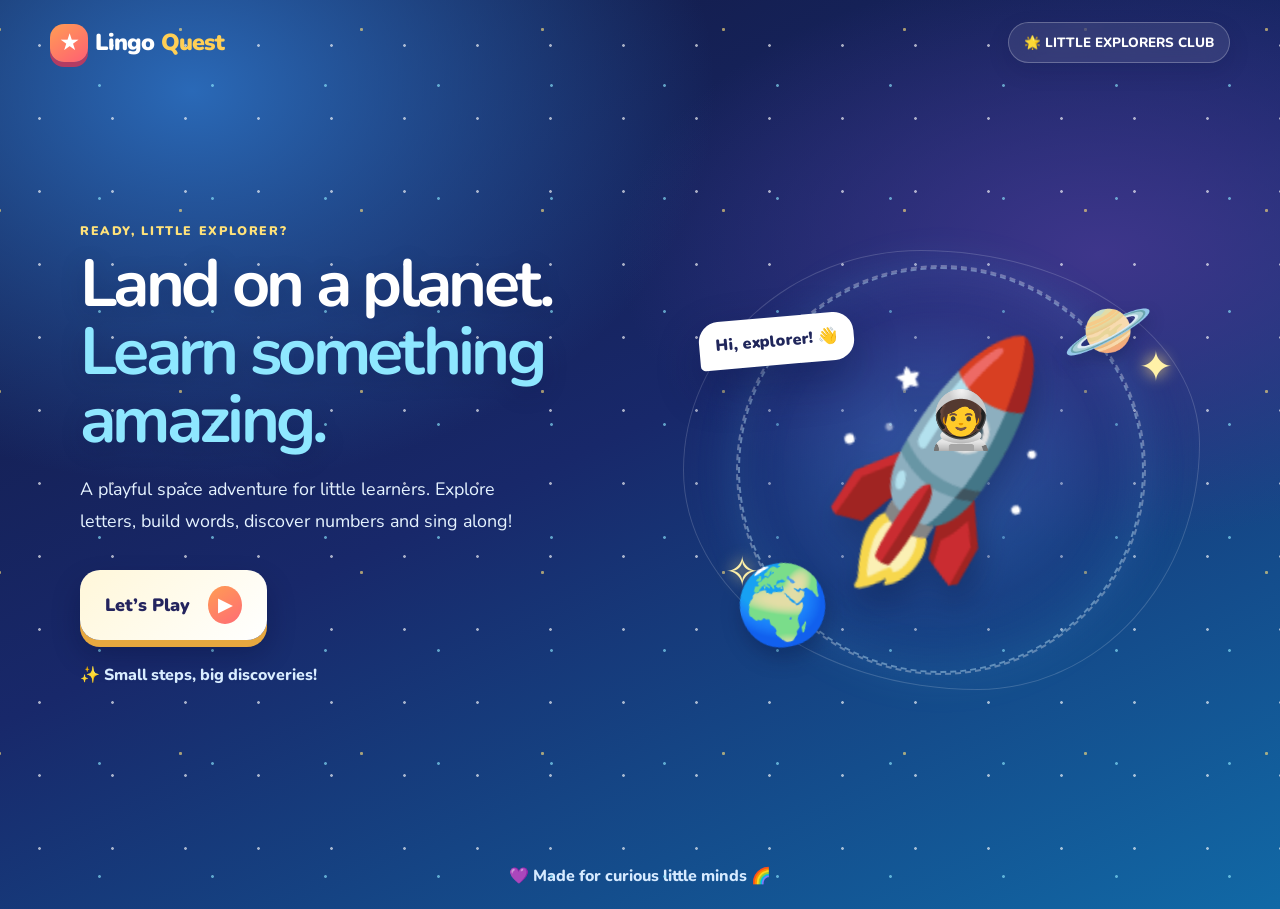
<file: index.html>
<!doctype html><html lang="en"><head><meta charset="utf-8"><meta name="viewport" content="width=device-width,initial-scale=1,viewport-fit=cover"><meta name="theme-color" content="#342078"><title>Lingo Quest — Start Your Adventure</title><link rel="stylesheet" href="style.css"></head><body class="landing-page"><div class="starfield"></div><header class="landing-top"><a class="logo" href="index.html"><span class="logo-star">★</span> Lingo<span>Quest</span></a><div class="top-pill">🌟 LITTLE EXPLORERS CLUB</div></header><main class="landing-main"><div class="landing-copy"><p class="kicker">READY, LITTLE EXPLORER?</p><h1>Land on a planet.<br><span>Learn something amazing.</span></h1><p class="landing-description">A playful space adventure for little learners. Explore letters, build words, discover numbers and sing along!</p><a class="big-play" href="world.html">Let’s Play <span>▶</span></a><p class="landing-note">✨ Small steps, big discoveries!</p></div><div class="hero-illustration"><div class="planet-ring"></div><div class="hero-planet">🪐</div><div class="hero-rocket">🚀</div><div class="hero-kid">🧑‍🚀</div><div class="hero-spark s1">✦</div><div class="hero-spark s2">✧</div><div class="hello-bubble">Hi, explorer! 👋</div></div></main><footer class="landing-footer">💜 Made for curious little minds 🌈</footer></body></html>
</file>
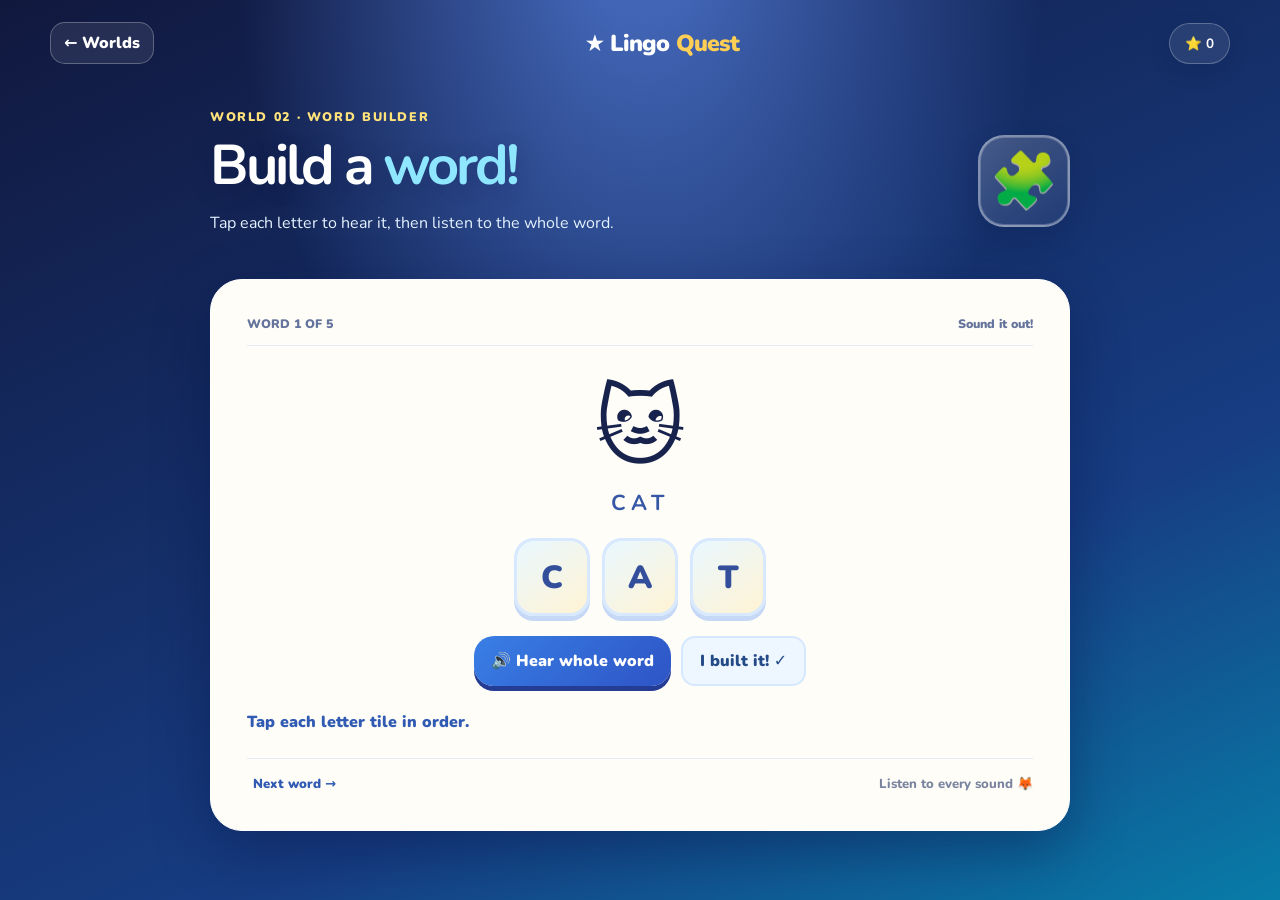
<file: builder.html>
<!doctype html><html lang="en"><head><meta charset="utf-8"><meta name="viewport" content="width=device-width,initial-scale=1,viewport-fit=cover"><meta name="theme-color" content="#101b4d"><title>Word Builder</title><link rel="stylesheet" href="style.css"></head><body class="activity-page"><header class="activity-header"><a class="back-link" href="world.html">← Worlds</a><a class="logo" href="index.html">★ Lingo<span>Quest</span></a><div class="star-counter">⭐ <strong id="starCount">0</strong></div></header><main class="activity-main"><div class="activity-title-row"><div><p class="kicker">WORLD 02 · WORD BUILDER</p><h1>Build a <span>word!</span></h1><p>Tap each letter to hear it, then listen to the whole word.</p></div><div class="big-icon">🧩</div></div><section class="learning-card"><div class="progress-line"><span id="wordProgress">WORD 1 OF 5</span><span>Sound it out!</span></div><div class="word-picture" id="wordEmoji">🐱</div><h2 class="word-target" id="wordTarget">CAT</h2><div class="letter-tiles" id="letterTiles"></div><div class="sound-actions"><button class="primary-button" id="wholeWord">🔊 Hear whole word</button><button class="secondary-button" id="blendCheck">I built it! ✓</button></div><p class="feedback" id="builderFeedback" role="status">Tap each letter tile in order.</p><div class="card-bottom"><button class="text-button" id="nextWord">Next word →</button><span>Listen to every sound 🦊</span></div></section></main><script src="app.js"></script></body></html>
</file>
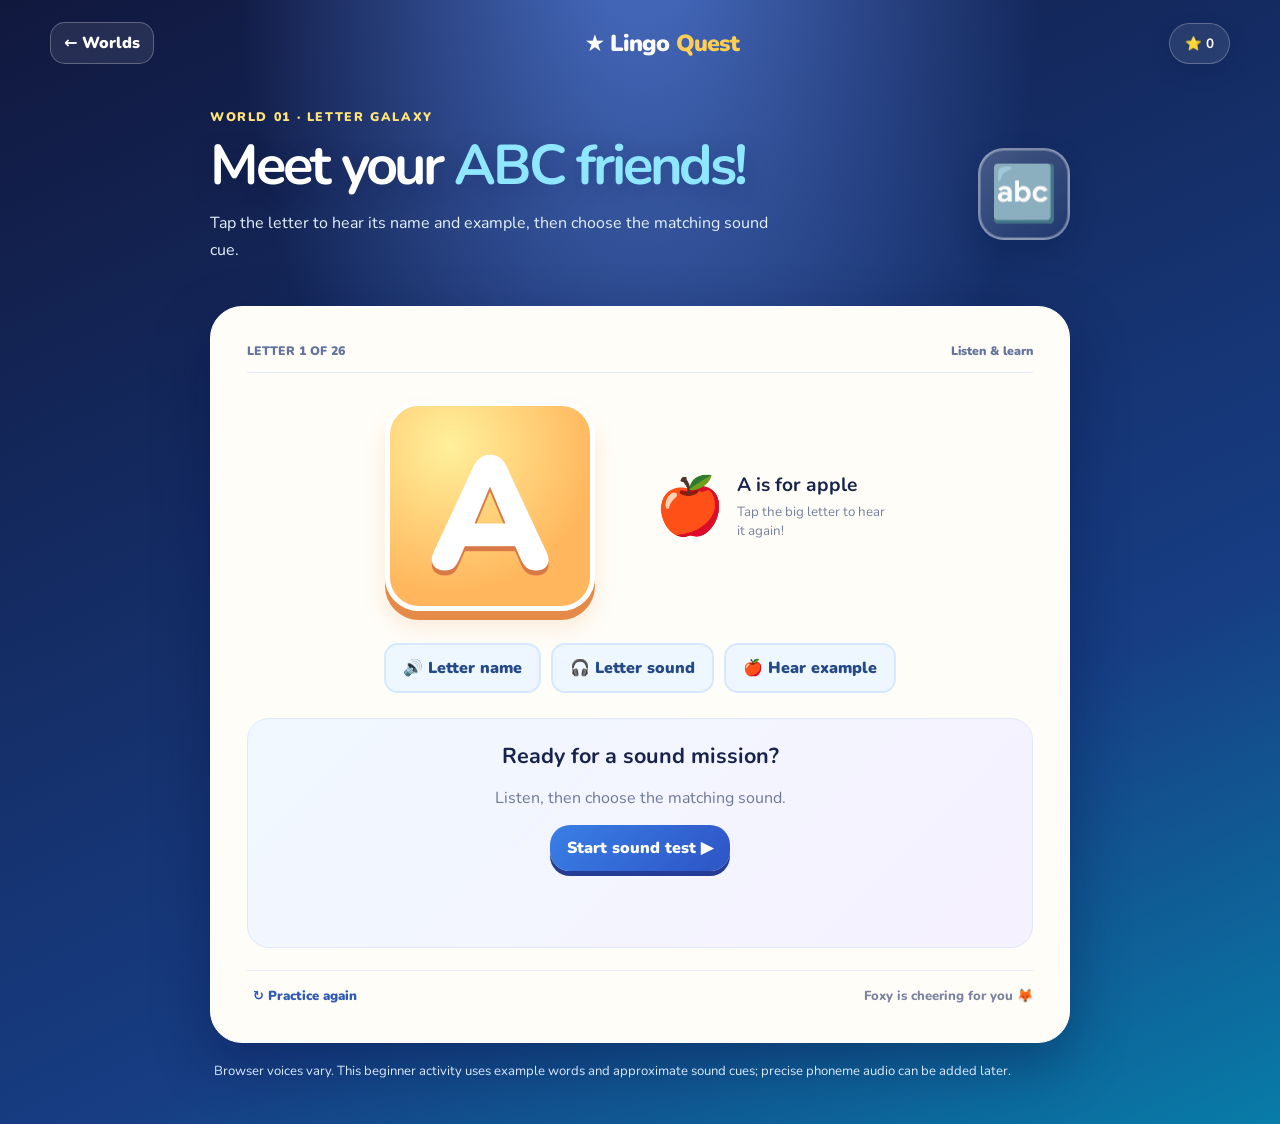
<file: letters.html>
<!doctype html><html lang="en"><head><meta charset="utf-8"><meta name="viewport" content="width=device-width,initial-scale=1,viewport-fit=cover"><meta name="theme-color" content="#101b4d"><title>World of Letters</title><link rel="stylesheet" href="style.css"></head><body class="activity-page"><header class="activity-header"><a class="back-link" href="world.html">← Worlds</a><a class="logo" href="index.html">★ Lingo<span>Quest</span></a><div class="star-counter">⭐ <strong id="starCount">0</strong></div></header><main class="activity-main"><div class="activity-title-row"><div><p class="kicker">WORLD 01 · LETTER GALAXY</p><h1>Meet your <span>ABC friends!</span></h1><p>Tap the letter to hear its name and example, then choose the matching sound cue.</p></div><div class="big-icon">🔤</div></div><section class="learning-card"><div class="progress-line"><span id="letterProgress">LETTER 1 OF 26</span><span id="letterStatus">Listen & learn</span></div><div class="letter-stage"><button class="giant-letter" id="letterButton">A</button><div class="letter-hint"><span id="letterExampleEmoji">🍎</span><div><strong id="letterExample">A is for apple</strong><small>Tap the big letter to hear it again!</small></div></div></div><div class="sound-actions"><button class="secondary-button" id="nameButton">🔊 Letter name</button><button class="secondary-button" id="soundButton">🎧 Letter sound</button><button class="secondary-button" id="exampleButton">🍎 Hear example</button></div><div class="quiz-area"><h2 id="quizTitle">Ready for a sound mission?</h2><p id="quizPrompt">Listen, then choose the matching sound.</p><button class="primary-button" id="startQuiz">Start sound test ▶</button><div class="quiz-options" id="quizOptions" hidden></div><p class="feedback" id="feedback" role="status"></p></div><div class="card-bottom"><button class="text-button" id="repeatLetter">↻ Practice again</button><span>Foxy is cheering for you 🦊</span></div></section><p class="parent-note">Browser voices vary. This beginner activity uses example words and approximate sound cues; precise phoneme audio can be added later.</p></main><script src="app.js"></script></body></html>
</file>
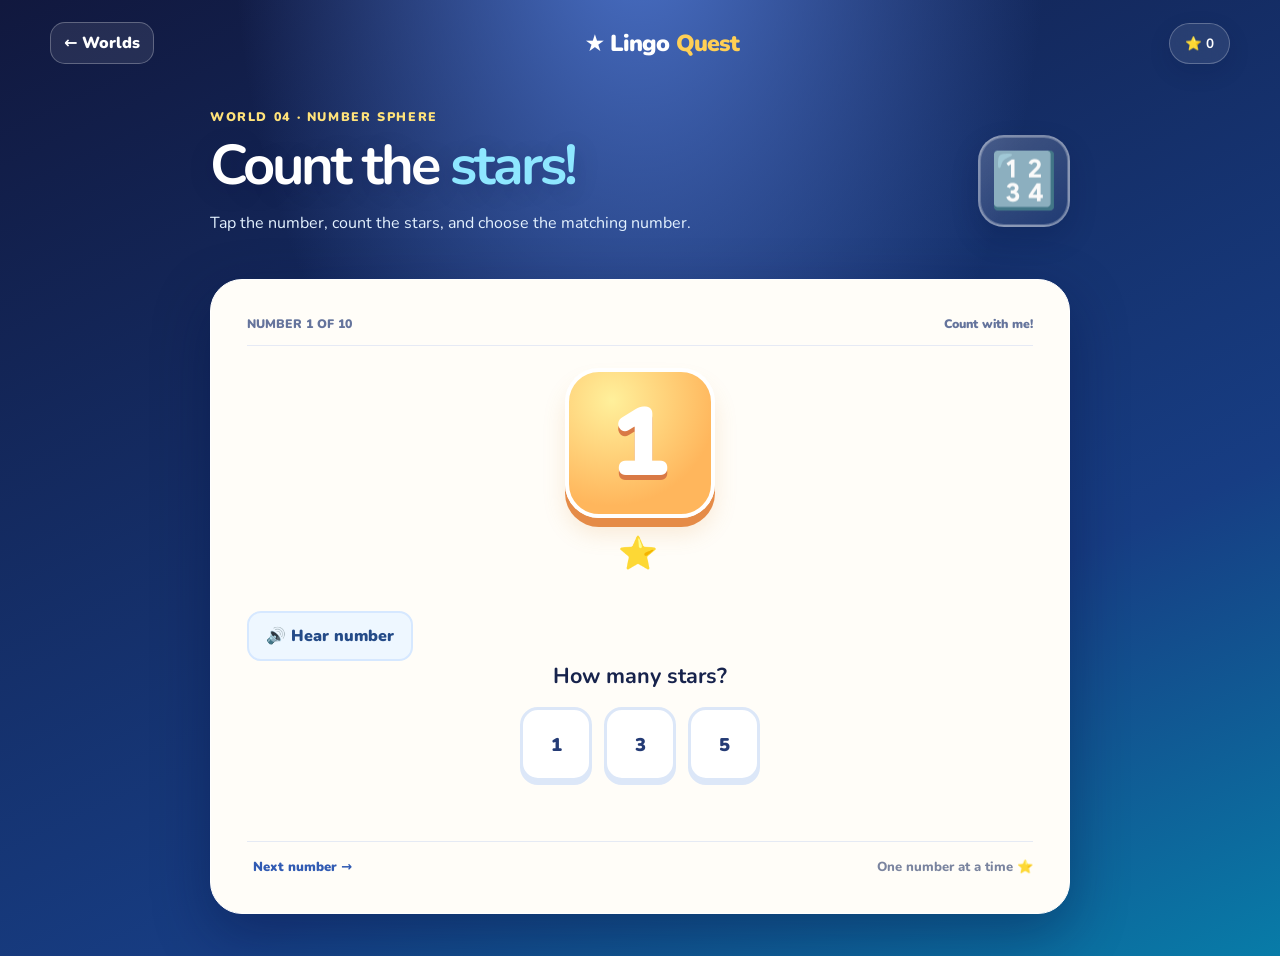
<file: numbers.html>
<!doctype html><html lang="en"><head><meta charset="utf-8"><meta name="viewport" content="width=device-width,initial-scale=1,viewport-fit=cover"><meta name="theme-color" content="#101b4d"><title>Number Sphere</title><link rel="stylesheet" href="style.css"></head><body class="activity-page"><header class="activity-header"><a class="back-link" href="world.html">← Worlds</a><a class="logo" href="index.html">★ Lingo<span>Quest</span></a><div class="star-counter">⭐ <strong id="starCount">0</strong></div></header><main class="activity-main"><div class="activity-title-row"><div><p class="kicker">WORLD 04 · NUMBER SPHERE</p><h1>Count the <span>stars!</span></h1><p>Tap the number, count the stars, and choose the matching number.</p></div><div class="big-icon">🔢</div></div><section class="learning-card"><div class="progress-line"><span id="numberProgress">NUMBER 1 OF 10</span><span>Count with me!</span></div><button class="number-display" id="numberDisplay">1</button><div class="counting-objects" id="countingObjects">⭐</div><button class="secondary-button" id="hearNumber">🔊 Hear number</button><h2 class="quiz-question">How many stars?</h2><div class="number-options" id="numberOptions"></div><p class="feedback" id="numberFeedback" role="status"></p><div class="card-bottom"><button class="text-button" id="nextNumber">Next number →</button><span>One number at a time ⭐</span></div></section></main><script src="app.js"></script></body></html>
</file>
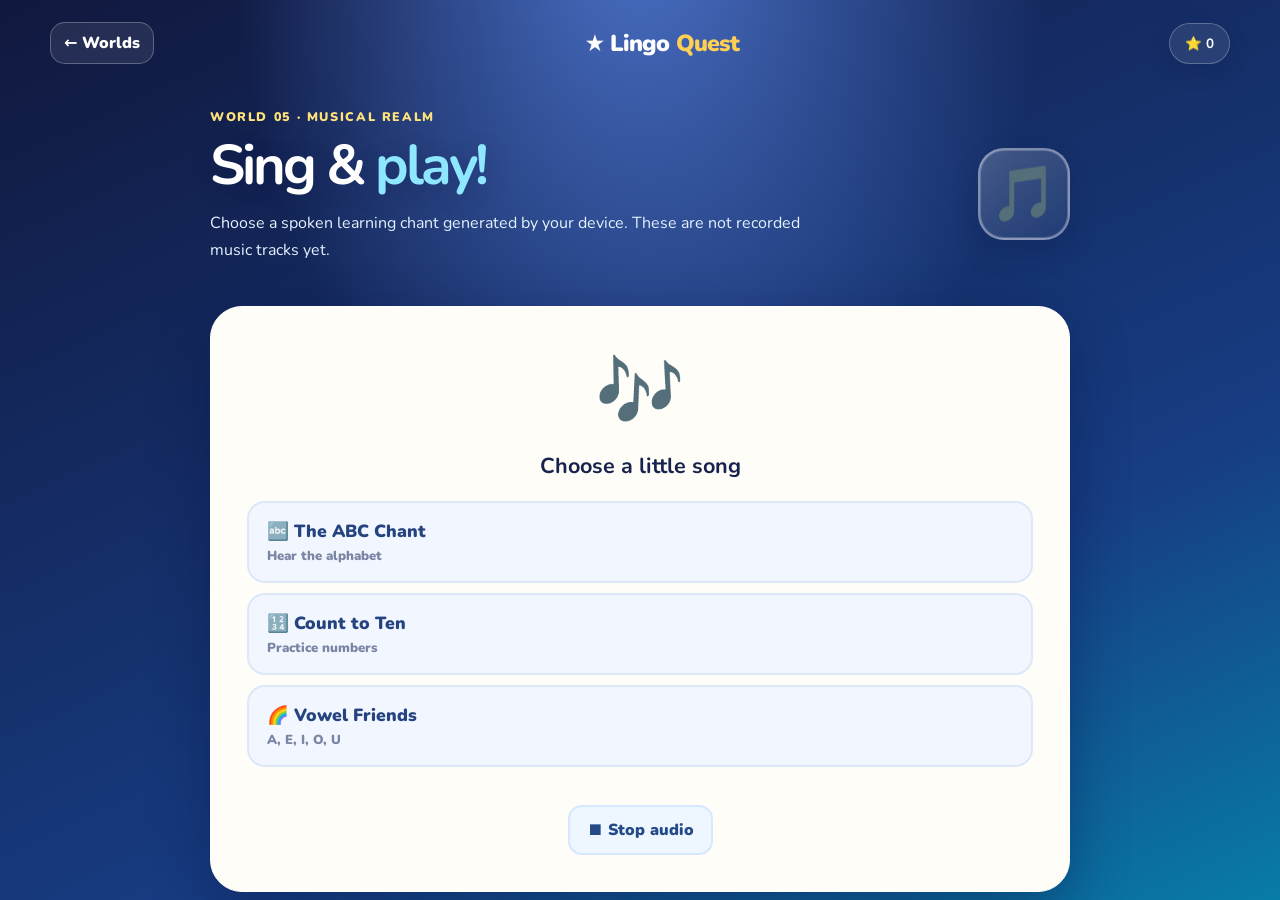
<file: songs.html>
<!doctype html><html lang="en"><head><meta charset="utf-8"><meta name="viewport" content="width=device-width,initial-scale=1,viewport-fit=cover"><meta name="theme-color" content="#101b4d"><title>Musical Realm</title><link rel="stylesheet" href="style.css"></head><body class="activity-page"><header class="activity-header"><a class="back-link" href="world.html">← Worlds</a><a class="logo" href="index.html">★ Lingo<span>Quest</span></a><div class="star-counter">⭐ <strong id="starCount">0</strong></div></header><main class="activity-main"><div class="activity-title-row"><div><p class="kicker">WORLD 05 · MUSICAL REALM</p><h1>Sing & <span>play!</span></h1><p>Choose a spoken learning chant generated by your device. These are not recorded music tracks yet.</p></div><div class="big-icon">🎵</div></div><section class="learning-card music-card"><div class="music-note">🎶</div><h2>Choose a little song</h2><button class="song-choice" data-song="abc">🔤 The ABC Chant <span>Hear the alphabet</span></button><button class="song-choice" data-song="numbers">🔢 Count to Ten <span>Practice numbers</span></button><button class="song-choice" data-song="vowels">🌈 Vowel Friends <span>A, E, I, O, U</span></button><p class="feedback" id="songFeedback" role="status"></p><button class="secondary-button" id="stopSong">⏹ Stop audio</button></section></main><script src="app.js"></script></body></html>
</file>
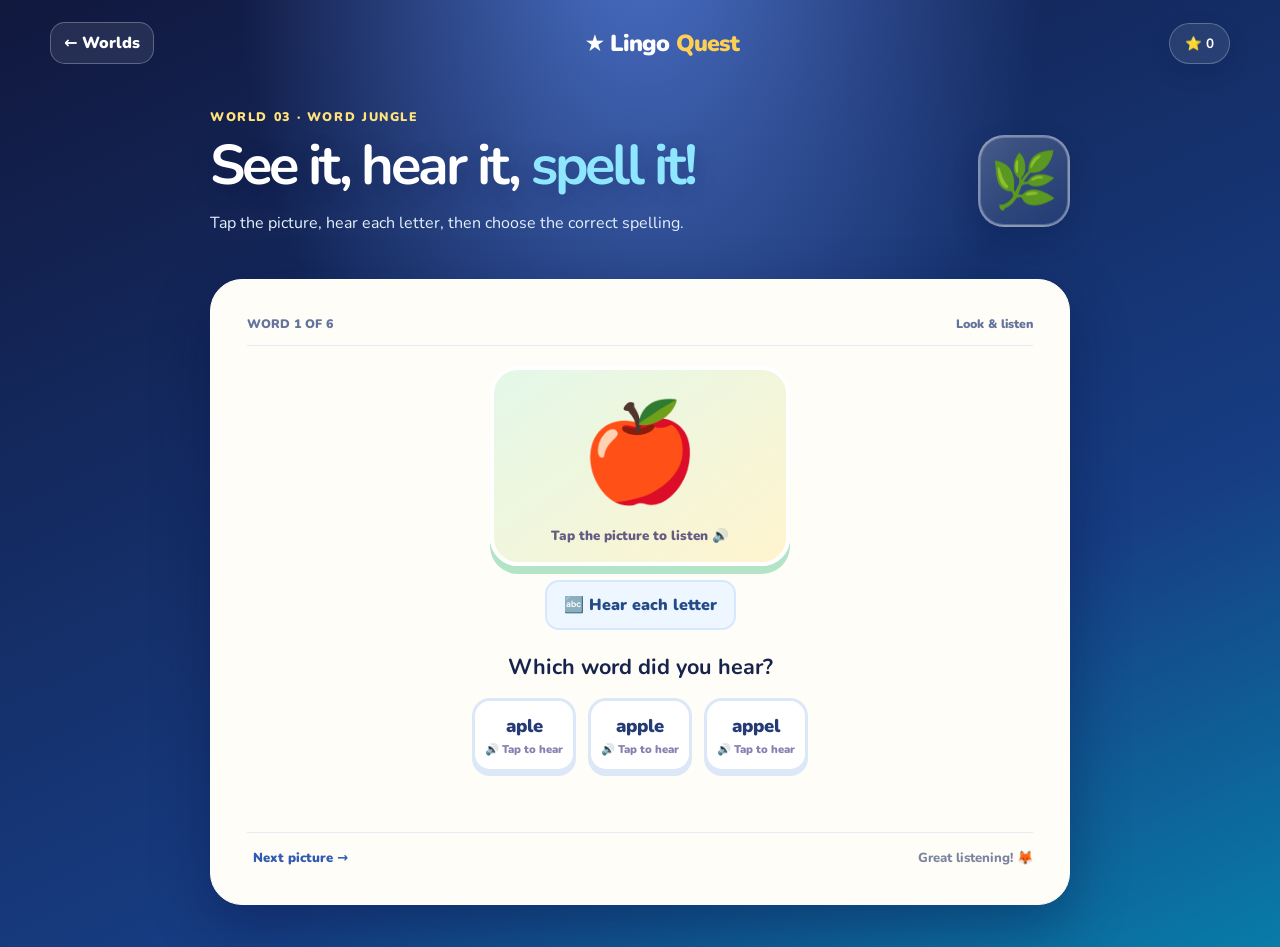
<file: vocabulary.html>
<!doctype html><html lang="en"><head><meta charset="utf-8"><meta name="viewport" content="width=device-width,initial-scale=1,viewport-fit=cover"><meta name="theme-color" content="#101b4d"><title>Word Jungle</title><link rel="stylesheet" href="style.css"></head><body class="activity-page"><header class="activity-header"><a class="back-link" href="world.html">← Worlds</a><a class="logo" href="index.html">★ Lingo<span>Quest</span></a><div class="star-counter">⭐ <strong id="starCount">0</strong></div></header><main class="activity-main"><div class="activity-title-row"><div><p class="kicker">WORLD 03 · WORD JUNGLE</p><h1>See it, hear it, <span>spell it!</span></h1><p>Tap the picture, hear each letter, then choose the correct spelling.</p></div><div class="big-icon">🌿</div></div><section class="learning-card"><div class="progress-line"><span id="vocabProgress">WORD 1 OF 6</span><span>Look & listen</span></div><button class="picture-sound" id="pictureSound"><span id="vocabEmoji">🍎</span><small>Tap the picture to listen 🔊</small></button><button class="secondary-button spelling-button" id="spellButton">🔤 Hear each letter</button><h2 class="quiz-question">Which word did you hear?</h2><div class="vocab-options" id="vocabOptions"></div><p class="feedback" id="vocabFeedback" role="status"></p><div class="card-bottom"><button class="text-button" id="nextVocab">Next picture →</button><span>Great listening! 🦊</span></div></section></main><script src="app.js"></script></body></html>
</file>
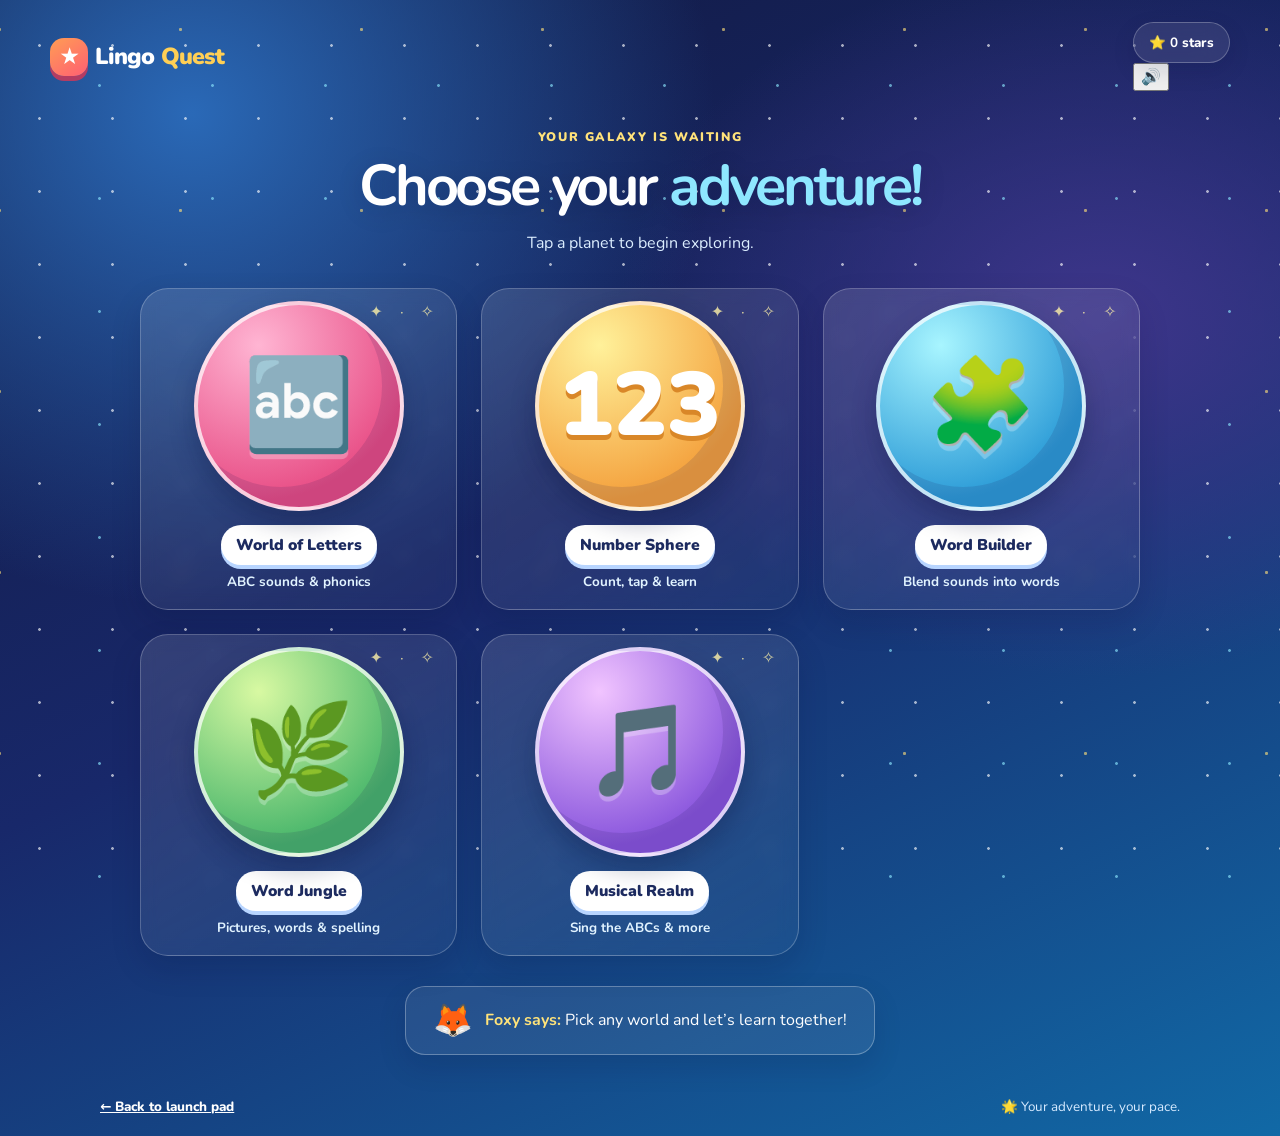
<file: world.html>
<!doctype html><html lang="en"><head><meta charset="utf-8"><meta name="viewport" content="width=device-width,initial-scale=1,viewport-fit=cover"><meta name="theme-color" content="#342078"><title>Lingo Quest — Choose Your World</title><link rel="stylesheet" href="style.css"></head><body class="world-page"><div class="world-stars"></div><header class="world-header"><a class="logo" href="index.html"><span class="logo-star">★</span> Lingo<span>Quest</span></a><div class="header-actions"><div class="star-counter">⭐ <strong id="starCount">0</strong> <span>stars</span></div><button class="round-control" id="soundToggle">🔊</button></div></header><main class="world-main"><div class="world-heading"><p class="kicker">YOUR GALAXY IS WAITING</p><h1>Choose your <span>adventure!</span></h1><p>Tap a planet to begin exploring.</p></div><section class="planet-grid"><a class="planet-card" href="letters.html"><div class="planet-art art-letters"><span class="planet-emoji">🔤</span></div><span class="planet-label">World of Letters</span><span class="planet-subtitle">ABC sounds & phonics</span></a><a class="planet-card" href="numbers.html"><div class="planet-art art-numbers"><span class="planet-emoji">123</span></div><span class="planet-label">Number Sphere</span><span class="planet-subtitle">Count, tap & learn</span></a><a class="planet-card" href="builder.html"><div class="planet-art art-words"><span class="planet-emoji">🧩</span></div><span class="planet-label">Word Builder</span><span class="planet-subtitle">Blend sounds into words</span></a><a class="planet-card" href="vocabulary.html"><div class="planet-art art-vocab"><span class="planet-emoji">🌿</span></div><span class="planet-label">Word Jungle</span><span class="planet-subtitle">Pictures, words & spelling</span></a><a class="planet-card" href="songs.html"><div class="planet-art art-music"><span class="planet-emoji">🎵</span></div><span class="planet-label">Musical Realm</span><span class="planet-subtitle">Sing the ABCs & more</span></a></section><div class="mascot-tip"><span>🦊</span><span><strong>Foxy says:</strong> Pick any world and let’s learn together!</span></div></main><footer class="site-footer"><a href="index.html">← Back to launch pad</a><span>🌟 Your adventure, your pace.</span></footer><script src="app.js"></script></body></html>
</file>
<file: style.css>
@import url('https://fonts.googleapis.com/css2?family=Nunito:wght@400;600;700;800;900&display=swap');:root{--purple:#38217b;--purple2:#5b35a8;--yellow:#ffd85e;--ink:#292044;--muted:#77718f;--shadow:0 16px 38px #170d4930}*{box-sizing:border-box}body{margin:0;font-family:Nunito,'Trebuchet MS',sans-serif;min-height:100vh}button,a{font:inherit}button{cursor:pointer}a:focus-visible,button:focus-visible{outline:4px solid #ffbd52;outline-offset:4px}.landing-page,.world-page,.activity-page{background:radial-gradient(ellipse at 50% 110%,#36b5f3 0%,#2464c8 38%,#342078 100%);color:white;overflow-x:hidden}.starfield,.world-stars{position:fixed;inset:0;pointer-events:none;opacity:.5;background-image:radial-gradient(white 1px,transparent 1.5px),radial-gradient(#ffe7a0 1px,transparent 1.5px);background-size:79px 79px,121px 121px;background-position:0 0,35px 41px}.landing-top,.world-header,.activity-header{position:relative;z-index:2;display:flex;align-items:center;justify-content:space-between;gap:14px;width:min(1160px,calc(100% - 32px));margin:auto;padding:20px 0}.logo{display:inline-flex;align-items:center;gap:7px;color:white;text-decoration:none;font-size:1.3rem;font-weight:900;letter-spacing:-.04em}.logo>span:last-child{color:#ffcf55}.logo-star{display:inline-grid;place-items:center;width:34px;height:34px;border-radius:12px;background:#ff7d45;color:white;box-shadow:0 4px 0 #d84b2b}.top-pill,.star-counter{padding:9px 14px;border:1px solid #ffffff45;border-radius:999px;background:#ffffff1b;font-weight:800;font-size:.84rem}.landing-main{position:relative;display:grid;grid-template-columns:1fr 1fr;align-items:center;gap:20px;width:min(1100px,calc(100% - 40px));min-height:calc(100vh - 140px);margin:auto}.landing-copy{position:relative;z-index:1;padding:32px 0 48px}.kicker{margin:0 0 12px;color:#ffd85e;font-size:.75rem;font-weight:900;letter-spacing:.16em}.landing-copy h1,.world-heading h1,.activity-title-row h1{margin:0 0 17px;font-size:clamp(2.3rem,5vw,4.4rem);line-height:1.02;letter-spacing:-.055em}.landing-copy h1 span,.world-heading h1 span,.activity-title-row h1 span{color:#ffd85e}.landing-description{max-width:460px;color:#f0ebff;font-size:1.1rem;line-height:1.7}.big-play,.primary-button{display:inline-flex;align-items:center;justify-content:center;gap:18px;border:0;border-radius:18px;background:white;color:#39237c;text-decoration:none;font-weight:900;box-shadow:0 7px 0 #d6b5ff;transition:.18s}.big-play{margin-top:12px;padding:16px 26px;font-size:1.12rem}.big-play span{padding:5px 9px;border-radius:50%;background:#ff8a4c;color:white}.big-play:hover,.primary-button:hover{transform:translateY(-3px)}.landing-note{margin-top:24px;color:#e4dcff;font-weight:800}.hero-illustration{position:relative;display:grid;place-items:center;min-height:460px}.planet-ring{position:absolute;width:min(410px,75vw);aspect-ratio:1;border:2px dashed #ffffff50;border-radius:50%;animation:orbit 34s linear infinite}.hero-planet{position:absolute;top:35px;right:10%;font-size:5rem}.hero-rocket{position:relative;z-index:2;font-size:clamp(9rem,20vw,15rem);filter:drop-shadow(0 20px 15px #160d4740);transform:rotate(-12deg);animation:float 3s ease-in-out infinite}.hero-kid{position:absolute;z-index:3;top:28%;left:46%;font-size:4rem}.hello-bubble{position:absolute;top:17%;left:4%;padding:13px 16px;border-radius:20px 20px 20px 4px;background:white;color:var(--purple);font-weight:900;box-shadow:var(--shadow);transform:rotate(-5deg)}.hero-spark{position:absolute;color:#ffe57d;font-size:2.6rem}.s1{top:20%;right:5%}.s2{bottom:20%;left:8%}.landing-footer{text-align:center;padding:10px 20px 22px;color:#e8e0ff;font-weight:800}@keyframes float{50%{transform:translateY(-12px) rotate(-7deg)}}@keyframes orbit{to{transform:rotate(360deg)}}.world-main,.activity-main{position:relative;z-index:1;width:min(1080px,calc(100% - 32px));margin:12px auto 36px}.world-heading{text-align:center;margin:12px 0 28px}.world-heading h1{font-size:clamp(2.2rem,5vw,3.5rem);margin-bottom:8px}.world-heading>p:last-child{color:#e8e0ff}.planet-grid{display:grid;grid-template-columns:repeat(3,minmax(0,1fr));gap:23px 28px;max-width:900px;margin:auto}.planet-card{display:flex;flex-direction:column;align-items:center;color:white;text-decoration:none;text-align:center;transition:transform .2s}.planet-card:hover{transform:translateY(-7px) scale(1.02)}.planet-art{display:grid;place-items:center;position:relative;width:min(210px,100%);aspect-ratio:1;border:4px solid #ffffff8c;border-radius:50%;box-shadow:inset -18px -20px 0 #1c115020,0 15px 28px #130a4038;overflow:hidden}.art-letters{background:radial-gradient(circle at 30% 24%,#ffb7a6,#ed596f 70%)}.art-numbers{background:radial-gradient(circle at 30% 20%,#ffe98b,#f5a73d 72%)}.art-words{background:radial-gradient(circle at 30% 20%,#b6f4db,#2eae9c 72%)}.art-vocab{background:radial-gradient(circle at 30% 20%,#c8f5a7,#4eae63 72%)}.art-music{background:radial-gradient(circle at 30% 20%,#e4b7ff,#8a52d7 72%)}.planet-emoji{font-size:clamp(3.5rem,8vw,6.4rem);font-weight:900;text-shadow:0 5px 0 #ffffff45}.art-numbers .planet-emoji{color:white;text-shadow:0 5px 0 #d98728}.planet-label{margin-top:12px;padding:8px 17px;border-radius:999px;background:white;color:#32205f;font-weight:900;box-shadow:0 4px 0 #d4c7ff}.planet-subtitle{margin-top:7px;color:#e9e2ff;font-size:.82rem;font-weight:700}.mascot-tip{display:flex;align-items:center;justify-content:center;gap:12px;max-width:470px;margin:30px auto 0;padding:12px 18px;border:1px solid #ffffff4a;border-radius:20px;background:#ffffff18}.mascot-tip>span:first-child{font-size:2rem}.mascot-tip strong{color:#ffdf69}.site-footer{position:relative;display:flex;justify-content:space-between;width:min(1080px,calc(100% - 32px));margin:30px auto 20px;color:#e4dcff;font-size:.84rem}.site-footer a{color:white;font-weight:800}.activity-page{background:radial-gradient(ellipse at 50% 0%,#4a2d92,#29216c 45%,#176ebd)}.activity-main{max-width:820px;margin-top:18px}.back-link{color:white;text-decoration:none;font-weight:900;padding:9px 13px;border:1px solid #ffffff44;border-radius:13px;background:#ffffff14}.activity-title-row{display:flex;align-items:center;justify-content:space-between;gap:20px;margin:16px 0 22px}.activity-title-row h1{font-size:clamp(2rem,4.6vw,3.4rem);margin-bottom:9px}.activity-title-row p:not(.kicker){max-width:590px;color:#eee8ff;line-height:1.6}.big-icon{display:grid;place-items:center;flex:0 0 92px;width:92px;height:92px;border:2px solid #ffffff66;border-radius:28px;background:#ffffff1c;font-size:3.4rem}.learning-card{padding:clamp(18px,4vw,34px);border:3px solid #ffffffb8;border-radius:30px;background:white;color:var(--ink);box-shadow:var(--shadow)}.progress-line{display:flex;justify-content:space-between;gap:12px;padding-bottom:13px;border-bottom:1px solid #eee8ff;color:#756b9d;font-size:.77rem;font-weight:900}.letter-stage{display:flex;align-items:center;justify-content:center;gap:clamp(20px,5vw,60px);padding:28px 10px 20px}.giant-letter{width:clamp(140px,30vw,210px);height:clamp(140px,30vw,210px);border:5px solid white;border-radius:34px;background:linear-gradient(145deg,#ffdd70,#ff985d);color:white;font-size:clamp(6rem,17vw,10rem);font-weight:900;text-shadow:0 7px 0 #d97945;box-shadow:0 10px 0 #df8050}.letter-hint{display:flex;align-items:center;gap:12px;max-width:240px}.letter-hint>span{font-size:3.5rem}.letter-hint strong,.letter-hint small{display:block}.letter-hint strong{font-size:1.2rem}.letter-hint small{margin-top:5px;color:var(--muted);line-height:1.4}.sound-actions{display:flex;justify-content:center;flex-wrap:wrap;gap:10px;margin:12px 0 25px}.secondary-button,.primary-button{padding:12px 17px;border-radius:14px;font-weight:900}.secondary-button{border:2px solid #e9e3ff;background:#f5f2ff;color:#4a368c}.primary-button{background:#5b35a8;color:white;box-shadow:0 5px 0 #38217b}.quiz-area{padding:22px 18px;border-radius:22px;background:#f8f6ff;text-align:center}.quiz-area h2,.learning-card h2{margin:0 0 7px;font-size:1.35rem}.quiz-area p{color:var(--muted)}.quiz-options,.vocab-options,.number-options{display:flex;justify-content:center;flex-wrap:wrap;gap:12px;margin-top:16px}.sound-option,.vocab-option,.number-option{min-width:88px;min-height:74px;padding:10px;border:3px solid #e6e0ff;border-radius:18px;background:white;color:#3c2a7d;font-size:1.15rem;font-weight:900;box-shadow:0 4px 0 #e7e0ff}.sound-option.correct,.vocab-option.correct,.number-option.correct{border-color:#57c79c;background:#e1faed}.sound-option.wrong,.vocab-option.wrong,.number-option.wrong{border-color:#ff9a84;background:#fff0eb}.feedback{min-height:25px;margin:13px 0 0;color:#5b35a8;font-weight:900}.card-bottom{display:flex;justify-content:space-between;align-items:center;gap:12px;margin-top:22px;padding-top:15px;border-top:1px solid #eee8ff;color:#817a9c;font-size:.82rem;font-weight:800}.text-button{border:0;background:transparent;color:#5b35a8;font-weight:900}.parent-note{color:#e6ddff;font-size:.82rem;line-height:1.6;margin:18px 4px}.word-picture{text-align:center;font-size:5.5rem;margin:22px 0 0}.word-target{text-align:center;font-size:2rem;letter-spacing:.25em;color:#5b35a8}.letter-tiles{display:flex;justify-content:center;flex-wrap:wrap;gap:12px;margin:20px 0}.letter-tile{width:76px;height:78px;border:3px solid #e7e0ff;border-radius:20px;background:#fff3c6;color:#6846a7;font-size:2rem;font-weight:900;box-shadow:0 5px 0 #ebd58a}.letter-tile.heard{background:#e1faed;border-color:#6ed2a5}.picture-sound{display:flex;flex-direction:column;align-items:center;justify-content:center;gap:8px;width:min(300px,100%);min-height:200px;margin:20px auto 14px;border:4px solid white;border-radius:28px;background:linear-gradient(145deg,#dff8e9,#fff4c7);box-shadow:0 8px 0 #b4e4c8;color:var(--ink)}.picture-sound span{font-size:6rem}.picture-sound small{font-weight:900;color:#665c83}.spelling-button{display:block;margin:0 auto 22px}.quiz-question{text-align:center}.vocab-option{display:flex;flex-direction:column;align-items:center;justify-content:center;gap:4px}.vocab-option small{color:#8a7fb0;font-size:.7rem}.number-display{display:block;width:150px;height:150px;margin:22px auto 12px;border:4px solid white;border-radius:38px;background:linear-gradient(145deg,#ffe784,#ff9a57);color:white;font-size:6rem;font-weight:900;text-shadow:0 5px 0 #df8244;box-shadow:0 8px 0 #d9824b}.counting-objects{text-align:center;min-height:65px;margin:14px auto;font-size:2rem;letter-spacing:4px;overflow-wrap:anywhere}.number-option{min-width:72px}.music-card{text-align:center}.music-note{font-size:4.5rem}.music-card h2{margin:10px 0 20px}.song-choice{display:flex;flex-direction:column;gap:4px;width:100%;margin:10px 0;padding:16px 18px;border:2px solid #e9e3ff;border-radius:18px;background:#f8f6ff;color:#3f2c80;text-align:left;font-weight:900;font-size:1.1rem}.song-choice span{color:#8a80a9;font-size:.82rem}.@media(max-width:700px){.landing-top,.world-header,.activity-header{width:calc(100% - 24px);padding:14px 0}.top-pill{display:none}.landing-main{grid-template-columns:1fr;width:calc(100% - 32px);min-height:auto;padding-top:15px}.landing-copy{padding:24px 0 0;text-align:center}.landing-copy h1{font-size:2.7rem}.landing-description{margin:auto;font-size:1rem}.hero-illustration{min-height:300px}.hero-rocket{font-size:10rem}.hero-kid{top:23%;left:45%;font-size:3rem}.hero-planet{top:0;right:6%;font-size:4rem}.planet-ring{width:270px}.hello-bubble{top:11%;left:2%;font-size:.85rem}.planet-grid{grid-template-columns:repeat(2,minmax(0,1fr));gap:22px 12px}.planet-art{width:min(160px,100%)}.planet-label{padding:7px 11px;font-size:.85rem}.planet-subtitle{font-size:.72rem}.site-footer{flex-direction:column;align-items:center;gap:10px}.activity-main{margin-top:8px}.activity-title-row{align-items:flex-start}.big-icon{flex-basis:64px;width:64px;height:64px;border-radius:20px;font-size:2.4rem}.activity-title-row h1{font-size:2.25rem}.activity-title-row p:not(.kicker){font-size:.9rem}.logo{font-size:1.08rem}.logo-star{width:29px;height:29px}.letter-stage{flex-direction:column;gap:24px}.giant-letter{width:150px;height:150px;font-size:7rem}.sound-actions>*{flex:1 1 42%;font-size:.82rem;padding:11px 8px}.card-bottom{align-items:flex-start;font-size:.74rem}.word-target{font-size:1.6rem}.letter-tile{width:65px;height:68px}.picture-sound{min-height:170px}.picture-sound span{font-size:5rem}.progress-line{font-size:.67rem}}@media(prefers-reduced-motion:reduce){*,*::before,*::after{animation:none!important;scroll-behavior:auto!important;transition:none!important}}

/* Lingo Quest visual refresh — space-explorer style inspired by the supplied references */
:root{--space:#10183f;--space2:#172b70;--sky:#22a8ee;--cyan:#65dcff;--gold:#ffcf55;--coral:#ff7e72;--leaf:#50c878;--paper:#fffdf8;--ink:#17234c;--muted:#6e7898;--shadow:0 18px 45px #07113855}
html{scroll-behavior:smooth}body{font-family:ui-rounded,"Nunito","Trebuchet MS",system-ui,sans-serif;min-height:100svh}button,a{-webkit-tap-highlight-color:transparent}button{touch-action:manipulation}a:focus-visible,button:focus-visible{outline:4px solid #ffca4c;outline-offset:4px}
.landing-page,.world-page,.activity-page{background:radial-gradient(ellipse at 15% 10%,#2a69b7 0,transparent 34%),radial-gradient(ellipse at 86% 28%,#3e368b 0,transparent 31%),linear-gradient(155deg,#11183e 0%,#18286a 48%,#1169a6 100%);color:#fff;overflow-x:hidden}
.starfield,.world-stars{opacity:.62;background-image:radial-gradient(#fff 1px,transparent 1.7px),radial-gradient(#8de9ff 1px,transparent 1.8px),radial-gradient(#ffe17b 1.2px,transparent 2px);background-size:73px 73px,113px 113px,181px 181px;background-position:3px 9px,43px 29px,90px 120px}
.landing-top,.world-header,.activity-header{width:min(1180px,calc(100% - 36px));padding:22px 0}.logo{font-size:clamp(1.1rem,2vw,1.45rem);letter-spacing:-.045em}.logo-star{width:38px;height:38px;border-radius:14px;background:linear-gradient(145deg,#ff9d54,#ff5f73);box-shadow:0 5px 0 #b33c63}.logo>span:last-child{color:var(--gold)}.top-pill,.star-counter{background:#ffffff16;border:1px solid #ffffff40;backdrop-filter:blur(12px);padding:10px 15px;box-shadow:0 8px 22px #08113a20}
.landing-main{width:min(1120px,calc(100% - 40px));min-height:calc(100svh - 130px);grid-template-columns:1.02fr .98fr;gap:clamp(20px,5vw,70px)}.landing-copy{padding:30px 0 46px}.kicker{color:#ffe27a;letter-spacing:.13em;font-size:.78rem}.landing-copy h1,.world-heading h1,.activity-title-row h1{letter-spacing:-.055em;text-shadow:0 5px 24px #07133d35}.landing-copy h1{font-size:clamp(2.6rem,5.2vw,4.7rem);line-height:1.02}.landing-copy h1 span,.world-heading h1 span,.activity-title-row h1 span{color:#8ee7ff}.landing-description{font-size:clamp(1rem,1.4vw,1.15rem);line-height:1.8;color:#e5f3ff;max-width:470px}.big-play,.primary-button{border:0;background:linear-gradient(135deg,#fff7d9,#fff);color:#24245e;box-shadow:0 7px 0 #e7a83f,0 14px 28px #050c2c4a;border-radius:20px;font-weight:1000}.big-play{padding:16px 25px;margin-top:15px;font-size:1.12rem}.big-play span{background:linear-gradient(145deg,#ff9d53,#ff6b75);padding:7px 10px}.landing-note{color:#d9edff}.hero-illustration{min-height:440px;border:1px solid #ffffff2b;border-radius:46% 54% 43% 57%/50% 44% 56% 50%;background:radial-gradient(ellipse at 48% 48%,#4778ce88 0, #263c8c45 45%,transparent 70%);isolation:isolate}.hero-illustration:before{content:"";position:absolute;width:78%;aspect-ratio:1;border-radius:50%;border:2px dashed #c4edff70;box-shadow:0 0 45px #62d8ff20,inset 0 0 50px #65d8ff18;animation:orbit 42s linear infinite}.hero-illustration:after{content:"🌍";position:absolute;bottom:7%;left:10%;font-size:clamp(3rem,6vw,5rem);filter:drop-shadow(0 10px 10px #07113a50);transform:rotate(-12deg)}.hero-planet{top:7%;right:9%;font-size:4.5rem;filter:drop-shadow(0 8px 8px #07113a50)}.hero-rocket{font-size:clamp(8rem,17vw,13rem);filter:drop-shadow(0 18px 15px #07113a55)}.hero-kid{top:30%;left:47%;font-size:3.5rem}.hello-bubble{top:15%;left:3%;border-radius:20px 20px 20px 5px;box-shadow:var(--shadow);color:#20265b}.hero-spark{color:#fff1a8;text-shadow:0 0 16px #ffdf7a}.landing-footer{color:#d6eaff}
.world-main,.activity-main{width:min(1120px,calc(100% - 36px));margin:8px auto 42px}.world-heading{margin:15px 0 34px}.world-heading h1{font-size:clamp(2.3rem,4.5vw,3.7rem)}.world-heading>p:last-child{color:#dceeff}.planet-grid{max-width:1000px;grid-template-columns:repeat(3,minmax(0,1fr));gap:24px}.planet-card{position:relative;min-width:0;padding:12px 12px 18px;border:1px solid #ffffff3d;border-radius:28px;background:linear-gradient(145deg,#ffffff20,#ffffff08);box-shadow:0 13px 30px #07103926;backdrop-filter:blur(8px);overflow:hidden}.planet-card:before{content:"✦  ·  ✧";position:absolute;top:12px;right:16px;color:#fff3a9;font-size:1rem;letter-spacing:.4em;opacity:.8}.planet-art{width:min(210px,100%);border:4px solid #ffffffb8;box-shadow:inset -18px -20px 0 #1c115020,0 12px 24px #07103945;transition:transform .25s}.planet-card:hover .planet-art{transform:translateY(-4px) rotate(-3deg)}.planet-emoji{font-size:clamp(3.5rem,7vw,6rem)}.art-letters{background:radial-gradient(circle at 30% 20%,#ffb5d3,#e84d85 72%)}.art-numbers{background:radial-gradient(circle at 30% 20%,#fff19a,#f4a13d 72%)}.art-words{background:radial-gradient(circle at 30% 20%,#a8f5ff,#2b9bd7 72%)}.art-vocab{background:radial-gradient(circle at 30% 20%,#d8f9a2,#48b66b 72%)}.art-music{background:radial-gradient(circle at 30% 20%,#f1c4ff,#8955dd 72%)}.planet-label{margin-top:14px;padding:9px 15px;background:#fff;color:#1d2b60;box-shadow:0 4px 0 #b8d5ff;font-size:.98rem}.planet-subtitle{color:#e1f3ff;font-size:.84rem}.mascot-tip{border-color:#ffffff4a;background:#ffffff13;box-shadow:0 12px 28px #07103920}.mascot-tip strong{color:#ffe37a}.site-footer{color:#d6eaff}.site-footer a{color:#fff}
.activity-page{background:radial-gradient(ellipse at 50% -10%,#4b72c9 0,transparent 45%),linear-gradient(155deg,#11183e,#173d83 68%,#087ca8)}.activity-main{max-width:860px}.back-link{border-radius:15px;background:#ffffff16;border-color:#ffffff44}.activity-title-row{margin:22px 0 26px}.activity-title-row h1{font-size:clamp(2.15rem,4.5vw,3.5rem)}.activity-title-row p:not(.kicker){color:#e4f2ff;line-height:1.7}.big-icon{border-radius:26px;background:linear-gradient(145deg,#ffffff33,#ffffff0d);box-shadow:inset 0 0 0 1px #ffffff35,0 12px 28px #06103b30}.learning-card{padding:clamp(18px,4vw,36px);border:1px solid #fff;border-radius:32px;background:var(--paper);box-shadow:0 20px 55px #06113c60;color:var(--ink)}.progress-line{color:#65749c;border-color:#e6eaf5}.giant-letter,.number-display{border-radius:34px;background:radial-gradient(circle at 30% 20%,#fff09b,#ffb65c 70%);box-shadow:0 9px 0 #e58b47,0 16px 22px #dc91422c;text-shadow:0 5px 0 #d97945}.letter-hint strong{color:#17234c}.letter-hint small{color:#75809c}.quiz-area{background:linear-gradient(135deg,#f0f8ff,#f6f1ff);border:1px solid #e1e8fa}.secondary-button{background:#eef7ff;border-color:#d6e8ff;color:#244b88}.primary-button{background:linear-gradient(135deg,#397fe5,#2e54c5);color:white;box-shadow:0 5px 0 #243c94}.sound-option,.vocab-option,.number-option{border-color:#dce7f8;color:#243b75;box-shadow:0 4px 0 #dce7f8}.sound-option:hover,.vocab-option:hover,.number-option:hover,.letter-tile:hover{transform:translateY(-2px)}.letter-tile{border-color:#d7e8ff;background:linear-gradient(145deg,#e9f8ff,#fff3d4);color:#334f9b;box-shadow:0 5px 0 #c5d8f5}.picture-sound{background:linear-gradient(145deg,#e3f8e9,#fff4ce);box-shadow:0 8px 0 #b4e4c8}.word-target{color:#3657a6}.song-choice{border-color:#dce7f8;background:#f2f7ff;color:#25447f}.song-choice span{color:#7b86a4}.feedback{color:#315bb3}.card-bottom{border-color:#e5eaf4;color:#7a849f}.text-button{color:#315bb3}.parent-note{color:#d9eaff}
@media(max-width:760px){.landing-top,.world-header,.activity-header{width:calc(100% - 24px);padding:14px 0}.landing-main{grid-template-columns:1fr;width:calc(100% - 28px);padding-top:0;gap:0;min-height:auto}.landing-copy{padding:24px 2px 0;text-align:center}.landing-copy h1{font-size:clamp(2.35rem,9vw,3.3rem)}.landing-description{margin:0 auto;line-height:1.7}.hero-illustration{min-height:280px;margin:5px 0 20px;border-radius:42px}.hero-illustration:before{width:65%}.hero-illustration:after{font-size:3rem;bottom:5%;left:8%}.hero-rocket{font-size:9rem}.hero-planet{font-size:3.4rem}.hero-kid{font-size:2.6rem}.hello-bubble{font-size:.8rem;top:9%}.planet-grid{grid-template-columns:repeat(2,minmax(0,1fr));gap:13px}.planet-card{padding:10px 8px 14px;border-radius:22px}.planet-art{width:min(150px,100%);border-width:3px}.planet-label{font-size:.84rem;padding:7px 9px;white-space:normal}.planet-subtitle{font-size:.7rem}.world-main,.activity-main{width:calc(100% - 24px)}.world-heading{margin:12px 0 22px}.world-heading h1{font-size:2.35rem}.mascot-tip{font-size:.85rem}.site-footer{margin-top:22px}.activity-title-row{gap:12px;margin:16px 0 20px}.activity-title-row h1{font-size:2rem}.activity-title-row p:not(.kicker){font-size:.9rem}.big-icon{flex-basis:62px;width:62px;height:62px;border-radius:19px;font-size:2.2rem}.learning-card{border-radius:25px;padding:17px}.letter-stage{gap:20px}.giant-letter{width:145px;height:145px;font-size:6.5rem}.sound-actions>*{flex:1 1 42%;font-size:.83rem}.progress-line{font-size:.66rem}.card-bottom{font-size:.72rem}.letter-tile{width:60px;height:64px}.number-display{width:125px;height:125px;font-size:5rem}.counting-objects{font-size:1.65rem;letter-spacing:1px}.landing-footer{font-size:.85rem}}
@media(max-width:370px){.planet-grid{gap:10px}.planet-label{font-size:.76rem}.planet-subtitle{font-size:.65rem}.logo{font-size:1rem}.star-counter{padding:8px 10px}}
@media(prefers-reduced-motion:reduce){*,*::before,*::after{animation:none!important;scroll-behavior:auto!important;transition:none!important}}
</file>
